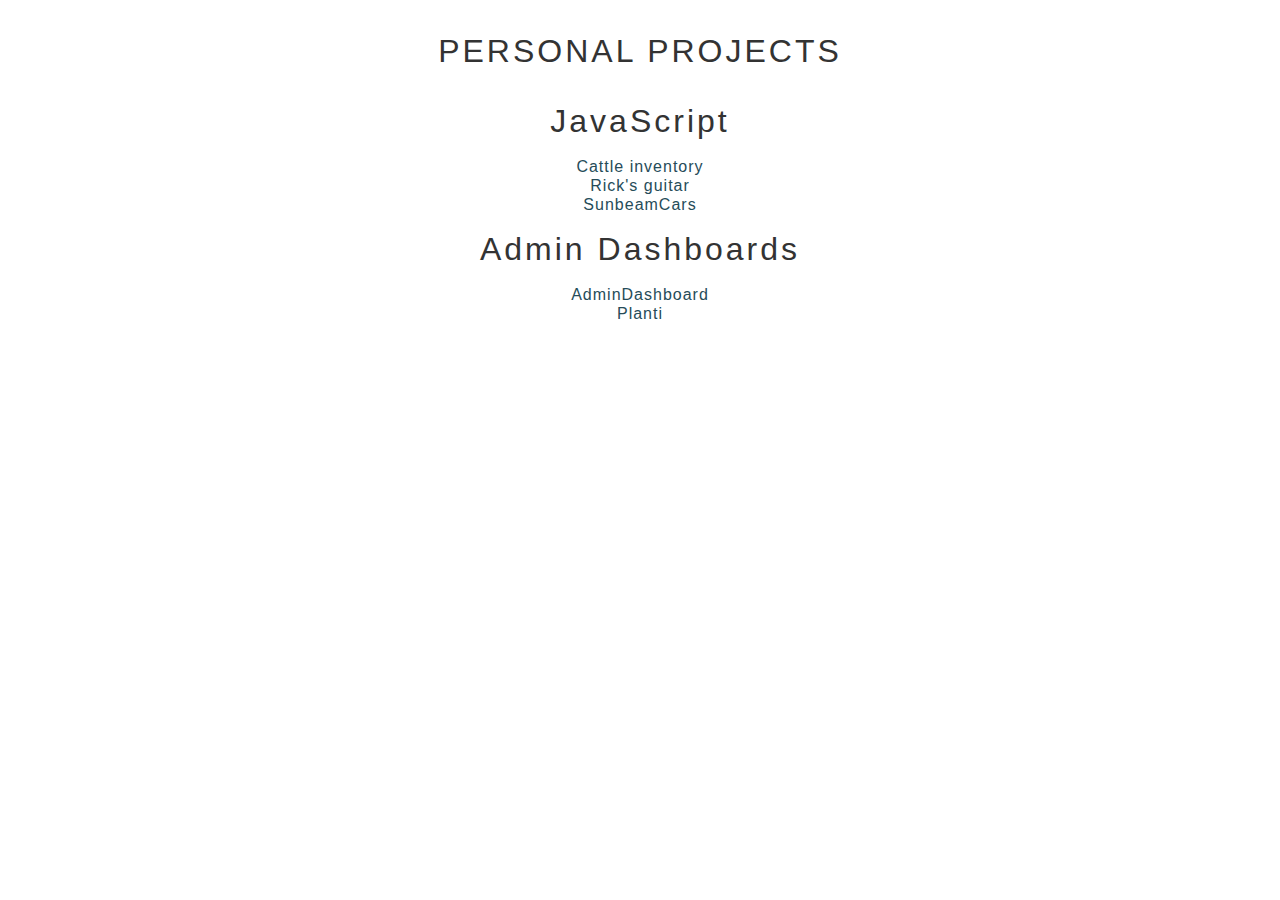
<file: index.html>
<!DOCTYPE html>
<html lang="en">
    <head>
        <meta charset="utf-8" />
        <meta name="viewport" content="width=device-width, initial-scale=1, shrink-to-fit=no" />
        <meta name="description" content="Get started with HTML, CSS and JavaScript" />
        <meta name="author" content="Giulia Ivan" />
        <title>JavaScript Projects</title>
        <style>
            * {
                line-height: 1.2;
                margin: 0;
            }

            html {
                color: #333;
                display: table;
                font-family: "Helvetica Neue", Helvetica, Arial, sans-serif;
                height: 100%;
                text-align: center;
                width: 100%;
            }

            h1 {
                font-size: 2em;
                font-weight: 400;
                letter-spacing: 3px;
                margin: 1em 0;
                text-transform: uppercase;
            }

            h3 {
                font-size: 2em;
                font-weight: 400;
                letter-spacing: 3px;
            }

            ul {
                list-style-type: none;
                padding: 0;
                margin: 1em 0;
            }

            a {
                letter-spacing: 1px;
                text-decoration: none;
                color: rgb(38, 76, 89);
            }

            a:hover {
                opacity: 0.6;
            }
        </style>
    </head>

    <body>
        <header>
            <h1>Personal Projects</h1>
<!--             <h3>Projects</h3> -->
        </header>

         <h3>JavaScript</h3> 
        <ul>
            <li><a href="Cattle inventory">Cattle inventory</a></li>
            <li><a href="Rick's guitar">Rick's guitar</a></li>
            <li><a href="SunbeamCars">SunbeamCars</a></li>
        </ul>
        
        <h3>Admin Dashboards</h3>
        <ul>
            <li><a href="AdminDashboard">AdminDashboard</a></li>
            <li><a href="https://giuliaivan.github.io/Planti/">Planti</a></li>
        </ul>
    </body>
</html>
</file>
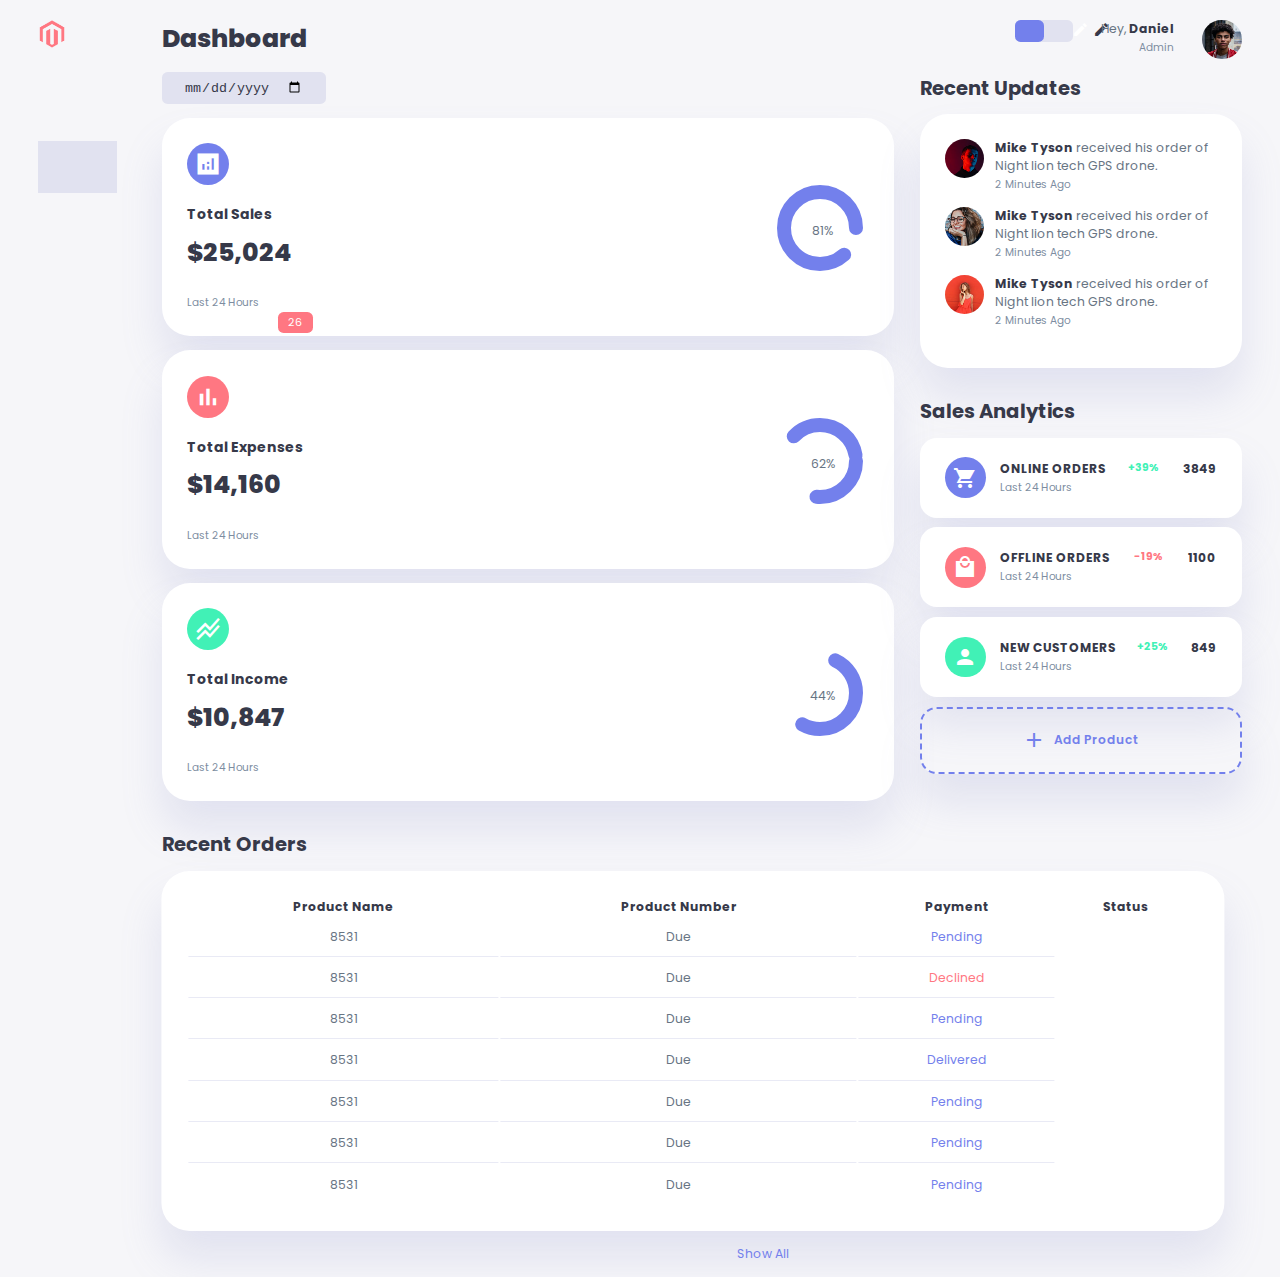
<file: AdminDashboard/index.html>
<!DOCTYPE html>
<html lang="en">
<head>
    <meta charset="UTF-8">
    <meta http-equiv="X-UA-Compatible" content="IE=edge">
    <meta name="viewport" content="width=device-width, initial-scale=1.0">
    <title>Coro Beauty</title>
    <!-- Material CDN -->
    <link href="https://fonts.googleapis.com/icon?family=Material+Icons+Sharp" rel="stylesheet">
    <!-- Links -->
    <link rel="stylesheet" href="./Styles/style.css">
</head>
<body>
    <div class="container">

        <!---------------- START OF ASIDE SECTION ---------------->
        <aside>
            <div class="top">
                <div class="logo">
                    <img src="./Assets/images/logo.png" alt="Logo image">
                    <h2>EGA<span class="danger">TOR</span></h2>
                </div>
                <div class="close" id="close-btn">
                    <span class="material-icons-sharp">close</span>
                </div>
            </div>

            <div class="sidebar">
                <a href="#">
                    <span class="material-icons-sharp">grid_view</span>
                    <h3>Dashboard</h3>
                </a>
                <a href="#" class="active">
                    <span class="material-icons-sharp">grid_view</span>
                    <h3>Customers</h3>
                </a>
                <a href="#">
                    <span class="material-icons-sharp">grid_view</span>
                    <h3>Orders</h3>
                </a>
                <a href="#">
                    <span class="material-icons-sharp">grid_view</span>
                    <h3>Analytics</h3>
                </a>
                <a href="#">
                    <span class="material-icons-sharp">grid_view</span>
                    <h3>Messages</h3>
                    <span class="message-count">26</span>
                </a>
                <a href="#">
                    <span class="material-icons-sharp">grid_view</span>
                    <h3>Products</h3>
                </a>
                <a href="#">
                    <span class="material-icons-sharp">grid_view</span>
                    <h3>Reports</h3>
                </a>
                <a href="#">
                    <span class="material-icons-sharp">grid_view</span>
                    <h3>Settings</h3>
                </a>
                <a href="#">
                    <span class="material-icons-sharp">grid_view</span>
                    <h3>Add Product</h3>
                </a>
                <a href="#">
                    <span class="material-icons-sharp">grid_view</span>
                    <h3>Log out</h3>
                </a>
            </div>
        </aside>
        <!---------------- END OF ASIDE SECTION ---------------->

        <main>
            <h1>Dashboard</h1>

            <div class="date">
                <input type="date">
            </div>

            <div class="insights">
                <div class="sales">
                    <span class="material-icons-sharp">analytics</span>
                    <div class="middle">
                        <div class="left">
                            <h3>Total Sales</h3>
                            <h1>$25,024</h1>
                        </div>
                        <div class="progress">
                            <svg>
                                <circle cx="38" cy="38" r="36"></circle>
                            </svg>
                            <div class="number">
                                <p>81%</p>
                            </div>
                        </div>
                    </div>
                    <small class="text-muted">Last 24 Hours</small>
                </div>
                <!------------ END OF SALES ------------>

                <div class="expenses">
                    <span class="material-icons-sharp">bar_chart</span>
                    <div class="middle">
                        <div class="left">
                            <h3>Total Expenses</h3>
                            <h1>$14,160</h1>
                        </div>
                        <div class="progress">
                            <svg>
                                <circle cx="38" cy="38" r="36"></circle>
                            </svg>
                            <div class="number">
                                <p>62%</p>
                            </div>
                        </div>
                    </div>
                    <small class="text-muted">Last 24 Hours</small>
                </div>
                <!------------ END OF EXPENSES ------------>

                <div class="income">
                    <span class="material-icons-sharp">stacked_line_chart</span>
                    <div class="middle">
                        <div class="left">
                            <h3>Total Income</h3>
                            <h1>$10,847</h1>
                        </div>
                        <div class="progress">
                            <svg>
                                <circle cx="38" cy="38" r="36"></circle>
                            </svg>
                            <div class="number">
                                <p>44%</p>
                            </div>
                        </div>
                    </div>
                    <small class="text-muted">Last 24 Hours</small>
                </div>
                <!------------ END OF INCOME ------------>
            </div>
            <!------------ END OF INSIGHTS ------------>

            <div class="recent-orders">
                <h2>Recent Orders</h2>
                <table>
                    <thead>
                        <tr>
                            <th>Product Name</th>
                            <th>Product Number</th>
                            <th>Payment</th>
                            <th>Status</th>
                            <th></th>
                        </tr>
                    </thead>
                    <tbody>
                        <!-- <tr>
                            <td>Foldable Mini Drone</td>
                            <td>85631</td>
                            <td>Due</td>
                            <td class="warning">Pending</td>
                            <td class="primary">Details</td>
                        </tr> -->
                        
                    </tbody>
                </table>
                <a href="#">Show All</a>
            </div>
        </main>
        <!------------ END OF MAIN ------------>

        <div class="right">
            <div class="top">
                <button id="menu-btn">
                    <span class="material-icons-sharp">menu</span>
                </button>
                <div class="theme-toggler">
                    <span class="material-icons-sharp active">light_mode</span>
                    <span class="material-icons-sharp">dark_mode</span>
                </div>
                <div class="profile">
                    <div class="info">
                        <p>Hey, <b>Daniel</b></p>
                        <small class="text-muted">Admin</small>
                    </div>
                    <div class="profile-photo">
                        <img src="./Assets/images/profile-1.jpg" alt="Profile picture">
                    </div>
                </div>
            </div>
            <!-- END OF TOP -->
            <div class="recent-updates">
                <h2>Recent Updates</h2>
                <div class="updates">
                    <div class="update">
                        <div class="profile-photo">
                            <img src="./Assets/images/profile-2.jpg" alt="Profile picture">
                        </div>
                        <div class="message">
                            <p><b>Mike Tyson</b> received his order of 
                            Night lion tech GPS drone.</p>
                            <small class="text-muted">2 Minutes Ago</small>
                        </div>
                    </div>
                    <div class="update">
                        <div class="profile-photo">
                            <img src="./Assets/images/profile-3.jpg" alt="Profile picture">
                        </div>
                        <div class="message">
                            <p><b>Mike Tyson</b> received his order of
                                Night lion tech GPS drone.</p>
                            <small class="text-muted">2 Minutes Ago</small>
                        </div>
                    </div>
                    <div class="update">
                        <div class="profile-photo">
                            <img src="./Assets/images/profile-4.jpg" alt="Profile picture">
                        </div>
                        <div class="message">
                            <p><b>Mike Tyson</b> received his order of
                                Night lion tech GPS drone.</p>
                            <small class="text-muted">2 Minutes Ago</small>
                        </div>
                    </div>
                </div>
            </div>
            <!---------------------- END OF UPDATES  ---------------------->
            <div class="sales-analytics">
                <h2>Sales Analytics</h2>
                <div class="item online">
                    <div class="icon">
                        <span class="material-icons-sharp">shopping_cart</span>
                    </div>
                    <div class="right">
                        <div class="info">
                            <h3>ONLINE ORDERS</h3>
                            <small class="text-muted">Last 24 Hours</small>
                        </div>
                        <h5 class="success">+39%</h5>
                        <h3>3849</h3>
                    </div>
                </div>
            
                <div class="item offline">
                    <div class="icon">
                        <span class="material-icons-sharp">local_mall</span>
                    </div>
                    <div class="right">
                        <div class="info">
                            <h3>OFFLINE ORDERS</h3>
                            <small class="text-muted">Last 24 Hours</small>
                        </div>
                        <h5 class="danger">-19%</h5>
                        <h3>1100</h3>
                    </div>
                </div>

                <div class="item customers">
                    <div class="icon">
                        <span class="material-icons-sharp">person</span>
                    </div>
                    <div class="right">
                        <div class="info">
                            <h3>NEW CUSTOMERS</h3>
                            <small class="text-muted">Last 24 Hours</small>
                        </div>
                        <h5 class="success">+25%</h5>
                        <h3>849</h3>
                    </div>
                </div>
                
                <div class="item add-product">
                    <div>
                        <span class="material-icons-sharp">add</span>
                        <h3>Add Product</h3>
                    </div>
                </div>
            </div>
        </div>

    </div>

    <!-- SCRIPTS  -->
    <script src="./JavaScript/orders.js"></script>
    <script src="./JavaScript/index.js"></script>
</body>
</html>
</file>
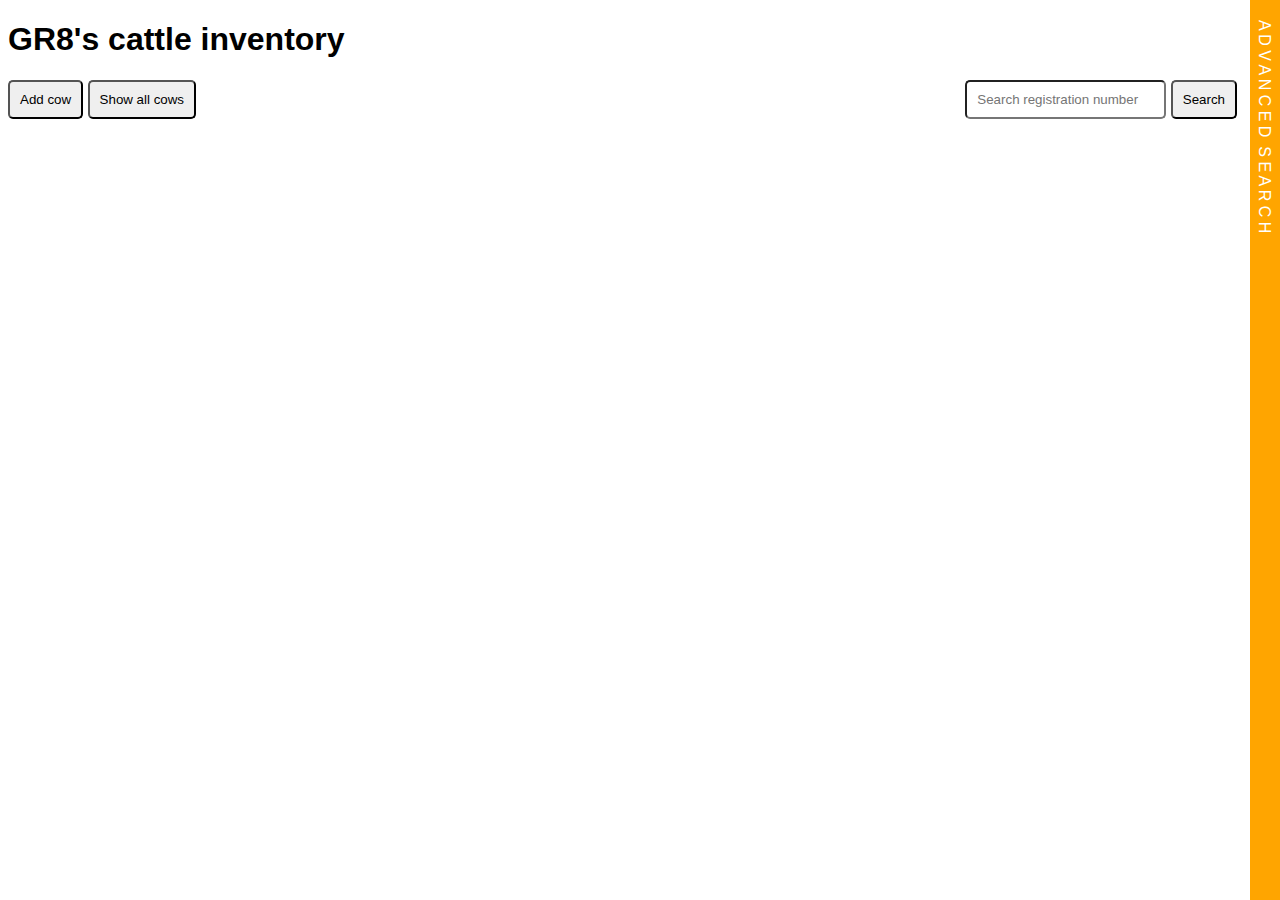
<file: Cattle inventory/index.html>
<!DOCTYPE html>
<html lang="en">

<head>
    <meta charset="UTF-8">
    <meta http-equiv="X-UA-Compatible" content="IE=edge">
    <meta name="viewport" content="width=device-width, initial-scale=1.0">
    <title>GR8's cattle inventory</title>
    <link rel="stylesheet" href="styles/mystyle.css">
</head>

<body>

<!-- <script src="utils/guitarClass.js"></script> -->

    <!-- Video2 -->
<!-- <script>
    //Testing guitar class
    const myGuitar = new Guitar("34-343", 3123.75, "Gibson", "Les Paul", "Electric", "Maple", "Walnut");

    console.log(myGuitar.getSerialNumber());
    console.log(myGuitar.getPrice());
    console.log(myGuitar.getBuilder());
    console.log(myGuitar.getModel());
    console.log(myGuitar.getType());
    console.log(myGuitar.getBackWood());
    console.log(myGuitar.getTopWood());
</script> -->


<!-- <script src="utils/inventoryClass.js"></script>


<script>
    //Testing inventory class

    const guitarList = new Inventory();
    guitarList.addGuitar("34-343", 3123.75, "Gibson", "Les Paul", "Electric", "Maple", "Walnut");
    guitarList.addGuitar("74-323", 5407.00, "Fender", "Stratocaster", "Electric", "Cedar", "Mahogany");
    guitarList.addGuitar("11-421", 109.50, "Yamaha", "F310", "Acoustic", "Ash", "Birch");
    guitarList.addGuitar("67-965", 199.76, "Tanglewood", "Crossroads", "Acoustic", "Mahogany", "Mahogany");

    // console.log(guitarList.getGuitar("34-343"));

    const optimalGuitar = new Guitar ("", 2000.00, "Yamaha", "F310", "Acoustic", "Ash", "Birch");
    console.log(guitarList.search(optimalGuitar));

</script> -->

    <!-- 4th video -->
    <h1>GR8's cattle inventory</h1>
    <div class="header">
        <div>
            <button type="button" class="button" id="addCowButton">Add cow</button>
            <button type="button" class="button" id="showAllCowsButton">Show all cows</button>
        </div>
        <form id="rnSearchForm">
            <input type="search" id="rnField" class="inputField" placeholder="Search registration number" required>
            <button type="submit" class="button">Search</button>
        </form>
    </div>

    <!-- Panel starts here -->
    <aside class="searchPanel" id="searchPanel">
        <span class="panelText" id="panelText">A D V A N C E D&nbsp;&nbsp;S E A R C H</span>
        <form id="searchForm" class="searchForm">
            <div class="closeCross" id="closeCross">X</div>
            
            <label class="searchFormLabel" for="stallNumber">Stall</label>
            <input type="text" id="stallNumber" class="searchFormField">

            <label class="searchFormLabel" for="breed">Breed</label>
            <input type="text" id="breed" class="searchFormField">

            <label class="searchFormLabel" for="birthday">Birthday</label>
            <input type="text" id="birthday" class="searchFormField">

            <label class="searchFormLabel" for="milkProduction">Milk Production</label>
            <input type="number" step="1" id="milkProduction" class="searchFormField">

            <br><br>

            <div class="searchFormPanel">
                <button type="reset" class="searchFormButton">Reset</button>
                <button type="submit" class="searchFormButton">Apply</button>
            </div>
        </form>
    </aside>
    <!-- Panel ends hrere -->

    <!-- Add guitar dialog starts -->
        <dialog id="cowDialog">
            <form method="dialog" id="cowDialogForm">
                <fieldset>
                    <legend>Add new cow</legend>
                    <label for="rnfield">R/N:</label><input text="text" class="inputField dialogField" 
                    id="rnfield" placeholder="Type in registration number" required>

                    <label for="stallfield">Stall:</label><input text="text" class="inputField dialogField" 
                    id="stallfield" placeholder="Type in stall name" required>

                    <label for="breedfield">Breed:</label><input text="text" class="inputField dialogField" 
                    id="breedfield" placeholder="Type in breed name" required>

                    <label for="birthdayfield">Birthday:</label><input text="text" class="inputField dialogField" 
                    id="birthdayfield" placeholder="Type in cow's birthday" required>

                    <label for="milkProductionfield">Milk Production:</label><input text="number" class="inputField dialogField" 
                    id="milkProductionfield" placeholder="Type in milk production number" required>

                    <br><br>
                    <div class="dialogBtnsPanel">
                        <button type="button" id="cancelButton" class="button">Cancel</button>
                        <button type="submit" id="saveButton" class="button">Save</button>
                    </div>
                </fieldset>
            </form>
        </dialog>
    <!-- Add guitar dialog ends -->

    <!-- Delete confirmation dialog start -->
    <dialog id="confirmDialog">
        <form method="dialog" id="confirmDialogForm">
            <fieldset>
                <legend>Delete cow?</legend>
                Do you really want to delete cow?
                <br><br>
                <div class="dialogBtnsPanel">
                    <button type="submit" class="button">Yes</button>
                    <button type="button" class="button" id="cancelConfirmBtn">No</button>
                </div>
            </fieldset>
        </form>
    </dialog>
    <!-- Delete confirmation dialog end -->

    <!-- Hidden Field -->
    <form>
        <input type="hidden" id="hiddenRnField">
    </form>

    <!-- Table of cows -->
    <!-- <table class="tablelist">
        <thead>
            <tr>
                <th>Registration Number</th>
                <th>Stall</th>
                <th>Breed</th>
                <th>Birthday</th>
                <th>Milk ( L / Year )</th>
                <th>Action</th>
            </tr>
        </thead>
        <tbody id="searchResult"></tbody>
    </table> -->

    <!-- Cow cards -->
    <div id="searchResult"></div>

    <!-- Snackbar Add guitar message -->
    <div id="snackbar">Some message will arrive</div>

    <script type="module">
        import Model from "./models/model.js"
        import Controller from "./controllers/controller.js"
        import View from "./views/view.js"

        window.onload = function () {
            const model = new Model();
            const controller = new Controller();
            const view = new View(controller);
            controller.initialize(model, view);
        }
    </script>

</body>
</html>
</file>
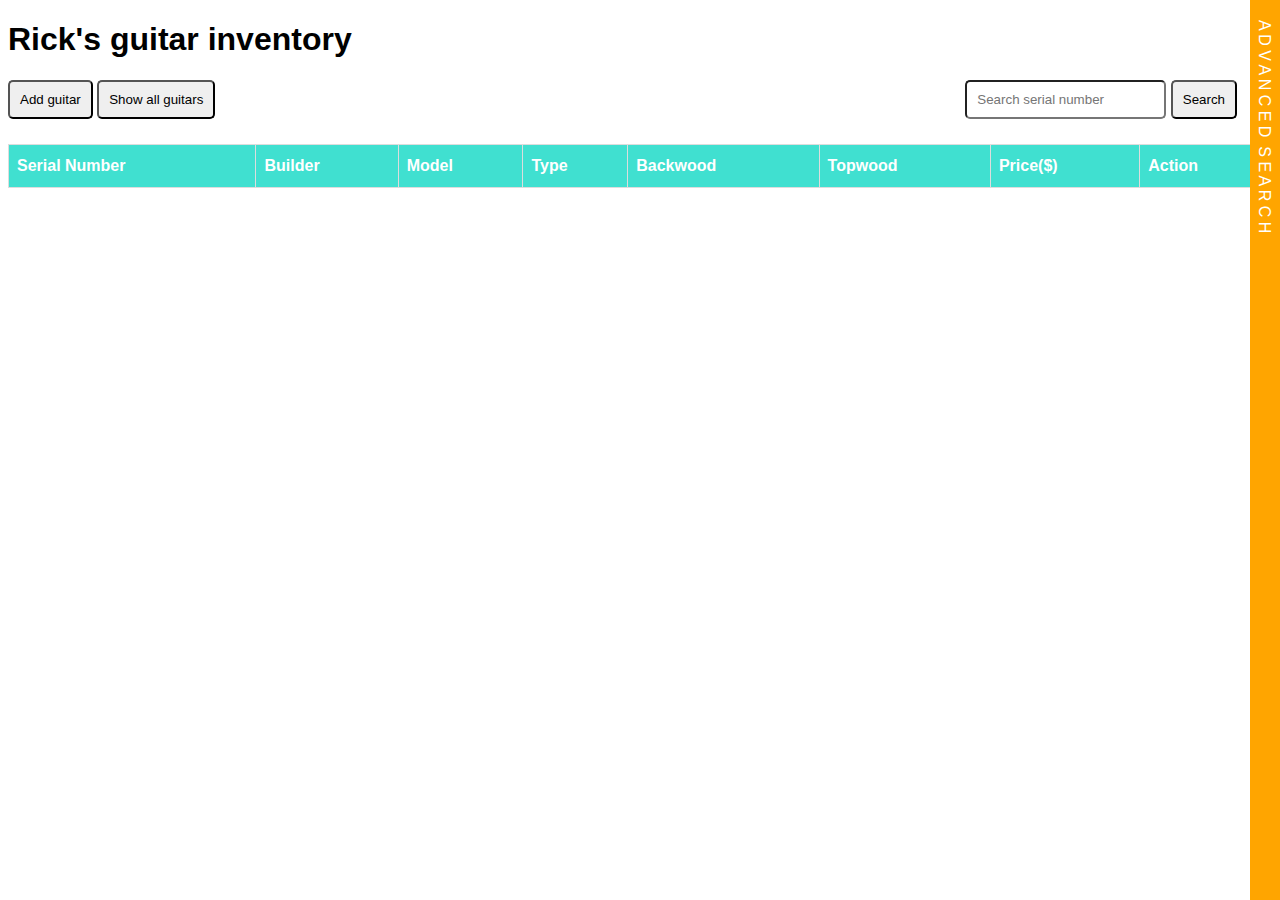
<file: Rick's guitar/index.html>
<!DOCTYPE html>
<html lang="en">

<head>
    <meta charset="UTF-8">
    <meta http-equiv="X-UA-Compatible" content="IE=edge">
    <meta name="viewport" content="width=device-width, initial-scale=1.0">
    <title>Rick's guitar inventory</title>
    <link rel="stylesheet" href="styles/mystyle.css">
</head>

<body>

<!-- <script src="utils/guitarClass.js"></script> -->

    <!-- Video2 -->
<!-- <script>
    //Testing guitar class
    const myGuitar = new Guitar("34-343", 3123.75, "Gibson", "Les Paul", "Electric", "Maple", "Walnut");

    console.log(myGuitar.getSerialNumber());
    console.log(myGuitar.getPrice());
    console.log(myGuitar.getBuilder());
    console.log(myGuitar.getModel());
    console.log(myGuitar.getType());
    console.log(myGuitar.getBackWood());
    console.log(myGuitar.getTopWood());
</script> -->


<!-- <script src="utils/inventoryClass.js"></script>


<script>
    //Testing inventory class

    const guitarList = new Inventory();
    guitarList.addGuitar("34-343", 3123.75, "Gibson", "Les Paul", "Electric", "Maple", "Walnut");
    guitarList.addGuitar("74-323", 5407.00, "Fender", "Stratocaster", "Electric", "Cedar", "Mahogany");
    guitarList.addGuitar("11-421", 109.50, "Yamaha", "F310", "Acoustic", "Ash", "Birch");
    guitarList.addGuitar("67-965", 199.76, "Tanglewood", "Crossroads", "Acoustic", "Mahogany", "Mahogany");

    // console.log(guitarList.getGuitar("34-343"));

    const optimalGuitar = new Guitar ("", 2000.00, "Yamaha", "F310", "Acoustic", "Ash", "Birch");
    console.log(guitarList.search(optimalGuitar));

</script> -->

    <!-- 4th video -->
    <h1>Rick's guitar inventory</h1>
    <div class="header">
        <div>
            <button type="button" class="button" id="addGuitarButton">Add guitar</button>
            <button type="button" class="button" id="showAllGuitarsButton">Show all guitars</button>
        </div>
        <form id="snSearchForm">
            <input type="search" id="snField" class="inputField" placeholder="Search serial number" required>
            <button type="submit" class="button">Search</button>
        </form>
    </div>

    <!-- Panel starts here -->
    <aside class="searchPanel" id="searchPanel">
        <span class="panelText" id="panelText">A D V A N C E D&nbsp;&nbsp;S E A R C H</span>
        <form id="searchForm" class="searchForm">
            <div class="closeCross" id="closeCross">X</div>
            
            <label class="searchFormLabel" for="builder">Builder</label>
            <input type="text" id="builder" class="searchFormField">

            <label class="searchFormLabel" for="model">Model</label>
            <input type="text" id="model" class="searchFormField">

            <label class="searchFormLabel" for="type">Type</label>
            <input type="text" id="type" class="searchFormField">

            <label class="searchFormLabel" for="backwood">Backwood</label>
            <input type="text" id="backwood" class="searchFormField">

            <label class="searchFormLabel" for="topwood">Topwood</label>
            <input type="text" id="topwood" class="searchFormField">

            <label class="searchFormLabel" for="price">Price</label>
            <input type="number" step="0.50" id="price" class="searchFormField">

            <br><br>

            <div class="searchFormPanel">
                <button type="reset" class="searchFormButton">Reset</button>
                <button type="submit" class="searchFormButton">Apply</button>
            </div>
        </form>
    </aside>
    <!-- Panel ends hrere -->

    <!-- Add guitar dialog starts -->
        <dialog id="guitarDialog">
            <form method="dialog" id="guitarDialogForm">
                <fieldset>
                    <legend>Add new guitar</legend>
                    <label for="snfield">S/N:</label><input text="text" class="inputField dialogField" 
                    id="snfield" placeholder="Type in serial number" required>

                    <label for="builderfield">Builder:</label><input text="text" class="inputField dialogField" 
                    id="builderfield" placeholder="Type in builder name" required>

                    <label for="modelfield">Model:</label><input text="text" class="inputField dialogField" 
                    id="modelfield" placeholder="Type in model name" required>

                    <label for="typefield">Type:</label><input text="text" class="inputField dialogField" 
                    id="typefield" placeholder="Type in guitar type" required>

                    <label for="backwoodfield">Backwood:</label><input text="text" class="inputField dialogField" 
                    id="backwoodfield" placeholder="Type in backwood tree sort" required>

                    <label for="topwoodfield">Topwood:</label><input text="text" class="inputField dialogField" 
                    id="topwoodfield" placeholder="Type in topwood tree sort" required>

                    <label for="pricefield">Price:</label><input text="number" class="inputField dialogField" 
                    id="pricefield" placeholder="Type in guitar price" required>

                    <br><br>
                    <div class="dialogBtnsPanel">
                        <button type="button" id="cancelButton" class="button">Cancel</button>
                        <button type="submit" id="saveButton" class="button">Save</button>
                    </div>
                </fieldset>
            </form>
        </dialog>
    <!-- Add guitar dialog ends -->

    <!-- Delete confirmation dialog start -->
    <dialog id="confirmDialog">
        <form method="dialog" id="confirmDialogForm">
            <fieldset>
                <legend>Delete guitar?</legend>
                Do you really want to delete guitar?
                <br><br>
                <div class="dialogBtnsPanel">
                    <button type="submit" class="button">Yes</button>
                    <button type="button" class="button" id="cancelConfirmBtn">No</button>
                </div>
            </fieldset>
        </form>
    </dialog>
    <!-- Delete confirmation dialog end -->

    <!-- Hidden Field -->
    <form>
        <input type="hidden" id="hiddenSnField">
    </form>

    <table class="tablelist">
        <thead>
            <tr>
                <th>Serial Number</th>
                <th>Builder</th>
                <th>Model</th>
                <th>Type</th>
                <th>Backwood</th>
                <th>Topwood</th>
                <th>Price($)</th>
                <th>Action</th>
            </tr>
        </thead>
        <tbody id="searchResult"></tbody>
    </table>

    <!-- Snackbar Add guitar message -->
    <div id="snackbar">Some message will arrive</div>

    <script type="module">
        import Model from "./models/model.js"
        import Controller from "./controllers/controller.js"
        import View from "./views/view.js"

        window.onload = function () {
            const model = new Model();
            const controller = new Controller();
            const view = new View(controller);
            controller.initialize(model, view);
        

            // 8.09.22
            fetch("https://mortenbonderup.github.io/guitars/guitars.json")
            .then(function (data){
                return data.json();
            })
            .then(function (post){
                model.initialize(post.guitars);
            })
            .catch(function (error){
                console.log("Service not available:" + error);
            })
        
        }
    </script>

</body>
</html>
</file>
<file: AdminDashboard/Styles/style.css>
@import url('https://fonts.googleapis.com/css2?family=Dancing+Script:wght@700&family=Poppins:wght@300;400;500;600;700;800&display=swap');

/* -------------- ROOT VARIABLES -------------- */
:root{
    --color-primary: #7380ec;
    --color-danger: #ff7782;
    --color-success: #41f1b6;
    --color-warning: #ffbb55;
    --color-white: #fff;
    --color-info-dark: #7d8da1;
    --color-info-light: #dce1eb;
    --color-dark: #363949;
    --color-light: rgba(132, 139, 200, 0.18);
    --color-primary-variant: #111e88;
    --color-dark-variant: #677483;
    --color-background: #f6f6f9;

    --card-border-radius: 2rem;
    --border-radius-1: 0.4rem;
    --border-radius-2: 0.8rem;
    --border-radius-3: 1.2rem;

    --card-padding: 1.8rem;
    --padding-1: 1.2rem;

    --box-shadow: 0 2rem 3rem var(--color-light);
}

/* ---------------- DARK THEME VARIABLES ---------------- */
.dark-theme-variables {
    --color-background: #181a1e;
    --color-white: #202528;
    --color-dark: #edeffd;
    --color-dark-variant: #a3bdcc;
    --color-light: rgba(0, 0, 0, 0.4);
    --box-shadow: 0 2rem 3rem var(--color-light);
}


*{
    margin: 0;
    padding: 0;
    outline: 0;
    appearance: none;
    border: 0;
    text-decoration: none;
    list-style: none;
    box-sizing: border-box;
}

html{
    font-size: 14px;
}

body{
    width: 100vw;
    height: 100vh;
    font-family: 'Poppins', sans-serif;
    font-size: 0.88rem;
    background: var(--color-background);
    user-select: none;
    overflow-x: hidden;
    color: var(--color-dark);
}

/* --- GRID TEMPLATE --- */
.container{
    display: grid;
    width: 96%;
    margin: 0 auto;
    gap: 1.8rem;
    grid-template-columns: 14rem auto 23rem;
}
/* --- end ---  */

a{
    color: var(--color-dark);
}

img{
    display: block;
    width: 100%;
}

h1{
    font-weight: 800;
    font-size: 1.8rem;
}

h2{
    font-size: 1.4rem;
}

h3{
    font-size: 0.87rem;
}

h4{
    font-size: 0.8rem;
}

h5{
    font-size: 0.77rem;
}

small{
    font-size: 0.75rem;
}

.profile-photo{
    width: 2.8rem;
    height: 2.8rem;
    border-radius: 50%;
    overflow: hidden;
}

.text-muted{
    color: var(--color-info-dark);
}

p{
    color: var(--color-dark-variant);
}

b{
    color: var(--color-dark);
}

.primary{
    color: var(--color-primary);
}

.danger{
    color: var(--color-danger);
}

.success{
    color: var(--color-success);
}

.warning{
    color: var(--color-warning);
}

aside{
    height: 100vh;
}

aside .top{
    display: flex;
    align-items: center;
    justify-content: space-between;
    margin-top: 1.4rem;
}

aside .logo{
    display: flex;
    gap: 0.8rem;
}

aside .logo img {
    width: 2rem;
    height: 2rem;
}

aside .close{
    display: none;
}


/* ============ SIDEBAR ============ */
aside .sidebar{
    display: flex;
    flex-direction: column;
    height: 86vh;
    position: relative;
    top: 3rem;
}

aside h3{
    font-weight: 500;
}

aside .sidebar a{
    display: flex;
    color: var(--color-info-dark);
    margin-left: 2rem;
    gap: 1rem;
    align-items: center;
    position: relative;
    height: 3.7rem;
    transition: all 300ms ease;
}

aside .sidebar a span{
    font-size: 1.6rem;
    transition: all 300ms ease;
}

aside .sidebar a:last-child{
    position: absolute;
    bottom: 2rem;
    width: 100%;
}

aside .sidebar a.active{
    background: var(--color-light);
    color: var(--color-primary);
    margin-left: 0;
}

aside .sidebar a.active:before{
    content: '';
    width: 6px;
    height: 100%;
    background: var(--color-primary);
}

aside .sidebar a.active span{
    color: var(--color-primary);
    margin-left: calc(1rem - 3px);
}

aside .sidebar a:hover{
    color: var(--color-primary);
}

aside .sidebar a:hover span{
    margin-left: 1rem;
}

aside .sidebar .message-count{
    background: var(--color-danger);
    color: var(--color-white);
    padding: 2px 10px;
    font-size: 11px;
    border-radius: var(--border-radius-1);
}


/* ============ MAIN ============ */
main{
    margin-top: 1.4rem;
}

main .date{
    display: inline-block;
    background: var(--color-light);
    border-radius: var(--border-radius-1);
    margin-top: 1rem;
    padding: 0.5rem 1.6rem;
}

main .date input[type="date"] {
    background: transparent;
    color: var(--color-dark);
}

main .insights {
    display: grid;
    grid-template-columns: repeat(3, 1fr);
    gap: 1.6rem;
}

main .insights > div {
    background: var(--color-white);
    padding: var(--card-padding);
    border-radius: var(--card-border-radius);
    margin-top: 1rem;
    box-shadow: var(--box-shadow);
    transition: all 300ms ease;
}

main .insights > div:hover {
    box-shadow: none;
}

main .insights > div span {
    background: var(--color-primary);
    padding: 0.5rem;
    border-radius: 50%;
    color: var(--color-white);
    font-size: 2rem;
}

main .insights > div.expenses span{
    background: var(--color-danger);
}

main .insights > div.income span{
    background: var(--color-success);
}

main .insights > div .middle{
    display: flex;
    align-items: center;
    justify-content: space-between;
}

main .insights h3{
    margin: 1rem 0 0.6rem;
    font-size: 1rem;
}

main .insights .progress {
    position: relative;
    width: 92px;
    height: 92px;
    border-radius: 50%;
}

main .insights svg {
    width: 7rem;
    height: 7rem;
}

main .insights svg circle {
    fill: none;
    stroke: var(--color-primary);
    stroke-width: 14;
    stroke-linecap: round;
    transform: translate(5px, 5px);
}

main .insights .sales svg circle{
    stroke-dashoffset: -30;
    stroke-dasharray: 200;
}

main .insights .expenses svg circle{
    stroke-dashoffset: 20;
    stroke-dasharray: 80;
}

main .insights .income svg circle{
    stroke-dashoffset: 35;
    stroke-dasharray: 110;
}

main .insights .progress .number {
    position: absolute;
    top: 0;
    left: 0;
    height: 100%;
    width: 100%;
    display: flex;
    justify-content: center;
    align-items: center;
}

main .insights small {
    margin-top: 1.3rem;
    display: block;
}

/* ================= RECENT ORDERS ================= */
main .recent-orders{
    margin-top: 2rem;
}

main .recent-orders h2{
    margin-bottom: 0.8rem;
}

main .recent-orders table {
    background: var(--color-white);
    width: 100%;
    border-radius: var(--card-border-radius);
    padding: var(--card-padding);
    text-align: center;
    box-shadow: var(--box-shadow);
    transition: all 300ms ease;
}

main .recent-orders table:hover{
    box-shadow: none;
}

main table tbody td{
    height: 2.8rem;
    border-bottom: 1px solid var(--color-light);
    color: var(--color-dark-variant);
}

main table tbody tr:last-child td{
    border: none;
}

main .recent-orders a{
    text-align: center;
    display: block;
    margin: 1rem auto;
    color: var(--color-primary);
}


/* ================ RIGHT ================ */
.right{
    margin-top: 1.4rem;
}

.right .top {
    display: flex;
    justify-content: end;
    gap: 2rem;
}

.right .top button {
    display: none;
}

.right .theme-toggler{
    background: var(--color-light);
    display: flex;
    justify-content: space-between;
    align-items: center;
    height: 1.6rem;
    width: 4.2rem;
    cursor: pointer;
    border-radius: var(--border-radius-1);
}

.right .theme-toggler span{
    font-size: 1.2rem;
    width: 50%;
    height: 100%;
    display: flex;
    align-items: center;
    justify-content: center;
}

.right .theme-toggler span.active{
    background: var(--color-primary);
    color: white;
    border-radius: var(--border-radius-1);
}

.right .top .profile{
    display: flex;
    gap: 2rem;
    text-align: right;
}


/* ============= RECENT UPDATES ============= */
.right .recent-updates{
    margin-top: 1rem;   
}

.right .recent-updates h2{
    margin-bottom: 0.8rem;
}

.right .recent-updates .updates{
    background: var(--color-white);
    padding: var(--card-padding);
    border-radius: var(--card-border-radius);
    box-shadow: var(--box-shadow);
    transition: all 300ms ease;
}

.right .recent-updates .updates:hover{
    box-shadow: none;
}

.right .recent-updates .updates .update{
    display: grid;
    grid-template-columns: 2.6rem auto;
    gap: 1rem;
    margin-bottom: 1rem;
}


/* =============== SALES ANALYTICS =============== */
.right .sales-analytics{
    margin-top: 2rem;
}

.right .sales-analytics h2{
    margin-bottom: 0.8rem;
}

.right .sales-analytics .item{
    background: var(--color-white);
    display: flex;
    align-items: center;
    gap: 1rem;
    margin-bottom: 0.7rem;
    padding: 1.4rem var(--card-padding);
    border-radius: var(--border-radius-3);
    box-shadow: var(--box-shadow);
    transition: all 300ms ease;
}

.right .sales-analytics .item:hover{
    box-shadow: none;
}

.right .sales-analytics .item .right{
    display: flex;
    justify-content: space-between;
    align-items: start;
    margin: 0;
    width: 100%;
}

.right .sales-analytics .item .icon{
    padding: 0.6rem;
    color: var(--color-white);
    border-radius: 50%;
    background: var(--color-primary);
    display: flex;
}

.right .sales-analytics .item.offline .icon{
    background: var(--color-danger);
}

.right .sales-analytics .item.customers .icon{
    background: var(--color-success);
}

.right .sales-analytics .add-product{
    background-color: transparent;
    border: 2px dashed var(--color-primary);
    color: var(--color-primary);
    display: flex;
    align-items: center;
    justify-content: center;
}

.right .sales-analytics .add-product:hover{
    background: var(--color-primary);
    color: white;
}

.right .sales-analytics .add-product div{
    display: flex;
    align-items: center;
    gap: 0.6rem;
}

.right .sales-analytics .add-product div h3{
    font-weight: 600;
}



/* ======================= MEDIA QUERIES ======================= */

/* TABLETS AND SMALL LAPTOPS  */
@media screen and (max-width: 1280px) {
    .container {
        width: 94%;
        grid-template-columns: 7rem auto 23rem;
    }

    aside .logo h2{
        display: none;
    }

    aside .sidebar h3{
        display: none;
    }

    aside .sidebar a{
        width: 5.6rem;
    }

    aside .sidebar a:last-child {
        position: relative;
        margin-top: 1.8rem;
    }

    main .insights{
        grid-template-columns: 1fr;
        gap: 0;
    }

    main .recent-orders{
        width: 94%;
        position: absolute;
        left: 50%;
        transform: translateX(-50%);
        margin: 2rem 0 0 8.8rem;
    }

    main .recent-orders table{
        width: 83vw;
    }

    main table tbody tr td:last-child,
    main table tbody tr td:first-child {
        display: none;
    }
}


/* ======================= MEDIA QUERIES ======================= */

/* MOBILE AND SMALLER TABLETS  */
@media screen and (max-width: 768px) {
    .container {
        width: 100%;
        grid-template-columns: 1fr;
    }

    aside {
        position: fixed;
        left: -100%;
        background: var(--color-white);
        width: 18rem;
        z-index: 3;
        box-shadow: 1rem 3rem 4rem var(--color-light);
        height: 100vh;
        padding-right: var(--card-padding);
        display: none;
        animation: showMenu 400ms ease forwards;
    }

    @keyframes showMenu{
        to{
            left: 0;
        }
    }

    aside .logo {
        margin-left: 1rem;
    }

    aside .logo h2{
        display: inline;
    }

    aside .sidebar h3{
        display: inline;
    }

    aside .sidebar a{
        width: 100%;
        height: 3.4rem;
    }

    aside .sidebar a:last-child{
        position: absolute;
        bottom: 5rem;
    }

    aside .close{
        display: inline-block;
        cursor: pointer;
    }

    main {
        margin-top: 8rem;
        padding: 0 1rem;
    }

    main .recent-orders {
        position: relative;
        margin: 3rem 0 0 0;
        width: 100%;
    }

    main .recent-orders table{
        width: 100%;
        margin: 0;
    }

    .right{
        width: 94%;
        margin: 0 auto 4rem;
    }

    .right .top{
        position: fixed;
        top: 0;
        left: 0;
        align-items: center;
        padding: 0 0.8rem;
        height: 4.6rem;
        background: var(--color-white);
        width: 100%;
        margin: 0;
        z-index: 2;
        box-shadow: 0 1rem 1rem var(--color-light);
    }

    .right .top .theme-toggler {
        width: 4.4rem;
        position: absolute;
        left: 66%;
    }

    .right .profile .info{
        display: none;
    }

    .right .top button {
        display: inline-block;
        background: transparent;
        cursor: pointer;
        color: var(--color-dark);
        position: absolute;
        left: 1rem;
    }

    .right .top button span {
        font-size: 2rem;
    }
}
</file>
<file: Cattle inventory/styles/mystyle.css>
body {
    font-family: Arial, Helvetica, sans-serif;
}

.searchform {
   padding: 10px;
}

.header {
    display: flex;
    justify-content: space-between;
    margin-bottom: 25px;
    margin-right: 35px;
}

.inputField,
.button {
    padding: 10px;
    border-radius: 5px;
}

.button:hover {
    cursor: pointer;
    background-color: rgb(211, 206, 206); 
}

#dialogForm {
    width: 300px;
    border: 0;
    box-shadow: 10px 10px 5px gray;
}

.dialogField {
    width: 95%;
}

.dialogBtnsPanel {
    display: flex;
    justify-content: space-between;
}

label {
    display: block;
    margin-top: 15px;
    margin-bottom: 5px;;
}

#cowDialog {
    width: 25%;
}

/* Source: https://www.w3schools.com/howto/howto_js_snackbar.asp */

#snackbar {
    visibility: hidden;
    min-width: 250px;
    margin-left: -125px;
    background-color: #333;
    color: #fff;
    text-align: center;
    border-radius: 2px;
    padding: 16px;
    position: fixed;
    z-index: 1;
    left: 50%;
    bottom: 30px;
    font-size: 17px;
  }
  
  #snackbar.show {
    visibility: visible;
    -webkit-animation: fadein 0.5s, fadeout 0.5s 2.5s;
    animation: fadein 0.5s, fadeout 0.5s 2.5s;
  }
  
  @-webkit-keyframes fadein {
    from {bottom: 0; opacity: 0;} 
    to {bottom: 30px; opacity: 1;}
  }
  
  @keyframes fadein {
    from {bottom: 0; opacity: 0;}
    to {bottom: 30px; opacity: 1;}
  }
  
  @-webkit-keyframes fadeout {
    from {bottom: 30px; opacity: 1;} 
    to {bottom: 0; opacity: 0;}
  }
  
  @keyframes fadeout {
    from {bottom: 30px; opacity: 1;}
    to {bottom: 0; opacity: 0;}
  }


  /* Search panel start */

  .searchPanel {
    position: fixed;
    background-color: orange;
    height: 100vh;
    width: 30px;
    right: 0px;
    top: 0;
    transition: width 2s;
    display: flex;
  }

  .searchPanelAnim {
    width: 300px;
  }

  .panelText {
    position: relative;
    color: white;
    top: 20px;
    left: 5px;
    writing-mode: vertical-rl;
    text-orientation: mixed;
    height: 95vh;
    cursor: pointer;
  }

  .closeCross {
    text-align: right;
    color: white;
    cursor: pointer;
  }

  .searchForm {
    padding-left: 20px;
    padding-top: 100px;
  }

  .searchFormLabel {
    color: white;
    display: block;
  }

  .searchFormField {
    width: 225px;
  }

  .searchFormPanel {
    display: flex;
  }

  /* Search panel end */


  /* Cards styling */
  * {
    box-sizing: border-box;
  }
  
  /* Remove extra left and right margins, due to padding */
  .row { 
    margin: 0 -5px;
  }
  
  /* Clear floats after the columns */
  .row:after {
    content: "";
    /* display: table; */
    clear: both;
  }
  
  /* Float four columns side by side */
  .column {
    float: left;
    width: 25%;
    padding: 0 10px;
    margin-bottom: 20px;
  }
  
  /* Style the counter cards */
  .card {
    box-shadow: 0 4px 8px 0 rgba(0, 0, 0, 0.2);
    padding: 16px;
    text-align: center;
    background-color: #f1f1f1;
  }
  
  /* Responsive columns */
  @media screen and (max-width: 600px) {
    .column {
      width: 100%;
      display: block;
      margin-bottom: 20px;
    }
  }
</file>
<file: Rick's guitar/styles/mystyle.css>
body {
    font-family: Arial, Helvetica, sans-serif;
}

.tablelist {
     border-collapse: collapse;
    width: 100%;
}

.tablelist td,
.tablelist th {
    border: 1px solid #ddd;
    padding: 8px;
}

.tablelist tr:nth-child(even) {
    background-color: #f2f2f2;
}

.tablelist tr:hover {
    background-color: #ddd;
}

.tablelist th {
    padding-top: 12px;
    padding-bottom: 12px;
    text-align: left;
    background-color: turquoise;
    color: white;
}

.searchform {
   padding: 10px;
}

.header {
    display: flex;
    justify-content: space-between;
    margin-bottom: 25px;
    margin-right: 35px;
}

.inputField,
.button {
    padding: 10px;
    border-radius: 5px;
}

.button:hover {
    cursor: pointer;
    background-color: rgb(211, 206, 206); 
}

#dialogForm {
    width: 300px;
    border: 0;
    box-shadow: 10px 10px 5px gray;
}

.dialogField {
    width: 95%;
}

.dialogBtnsPanel {
    display: flex;
    justify-content: space-between;
}

label {
    display: block;
    margin-top: 15px;
    margin-bottom: 5px;;
}

#guitarDialog {
    width: 25%;
}

/* Source: https://www.w3schools.com/howto/howto_js_snackbar.asp */

#snackbar {
    visibility: hidden;
    min-width: 250px;
    margin-left: -125px;
    background-color: #333;
    color: #fff;
    text-align: center;
    border-radius: 2px;
    padding: 16px;
    position: fixed;
    z-index: 1;
    left: 50%;
    bottom: 30px;
    font-size: 17px;
  }
  
  #snackbar.show {
    visibility: visible;
    -webkit-animation: fadein 0.5s, fadeout 0.5s 2.5s;
    animation: fadein 0.5s, fadeout 0.5s 2.5s;
  }
  
  @-webkit-keyframes fadein {
    from {bottom: 0; opacity: 0;} 
    to {bottom: 30px; opacity: 1;}
  }
  
  @keyframes fadein {
    from {bottom: 0; opacity: 0;}
    to {bottom: 30px; opacity: 1;}
  }
  
  @-webkit-keyframes fadeout {
    from {bottom: 30px; opacity: 1;} 
    to {bottom: 0; opacity: 0;}
  }
  
  @keyframes fadeout {
    from {bottom: 30px; opacity: 1;}
    to {bottom: 0; opacity: 0;}
  }


  /* Search panel start */

  .searchPanel {
    position: fixed;
    background-color: orange;
    height: 100vh;
    width: 30px;
    right: 0px;
    top: 0;
    transition: width 2s;
    display: flex;
  }

  .searchPanelAnim {
    width: 300px;
  }

  .panelText {
    position: relative;
    color: white;
    top: 20px;
    left: 5px;
    writing-mode: vertical-rl;
    text-orientation: mixed;
    height: 95vh;
    cursor: pointer;
  }

  .closeCross {
    text-align: right;
    color: white;
    cursor: pointer;
  }

  .searchForm {
    padding-left: 20px;
    padding-top: 100px;
  }

  .searchFormLabel {
    color: white;
    display: block;
  }

  .searchFormField {
    width: 225px;
  }

  .searchFormPanel {
    display: flex;
  }

  /* Search panel end */
</file>
